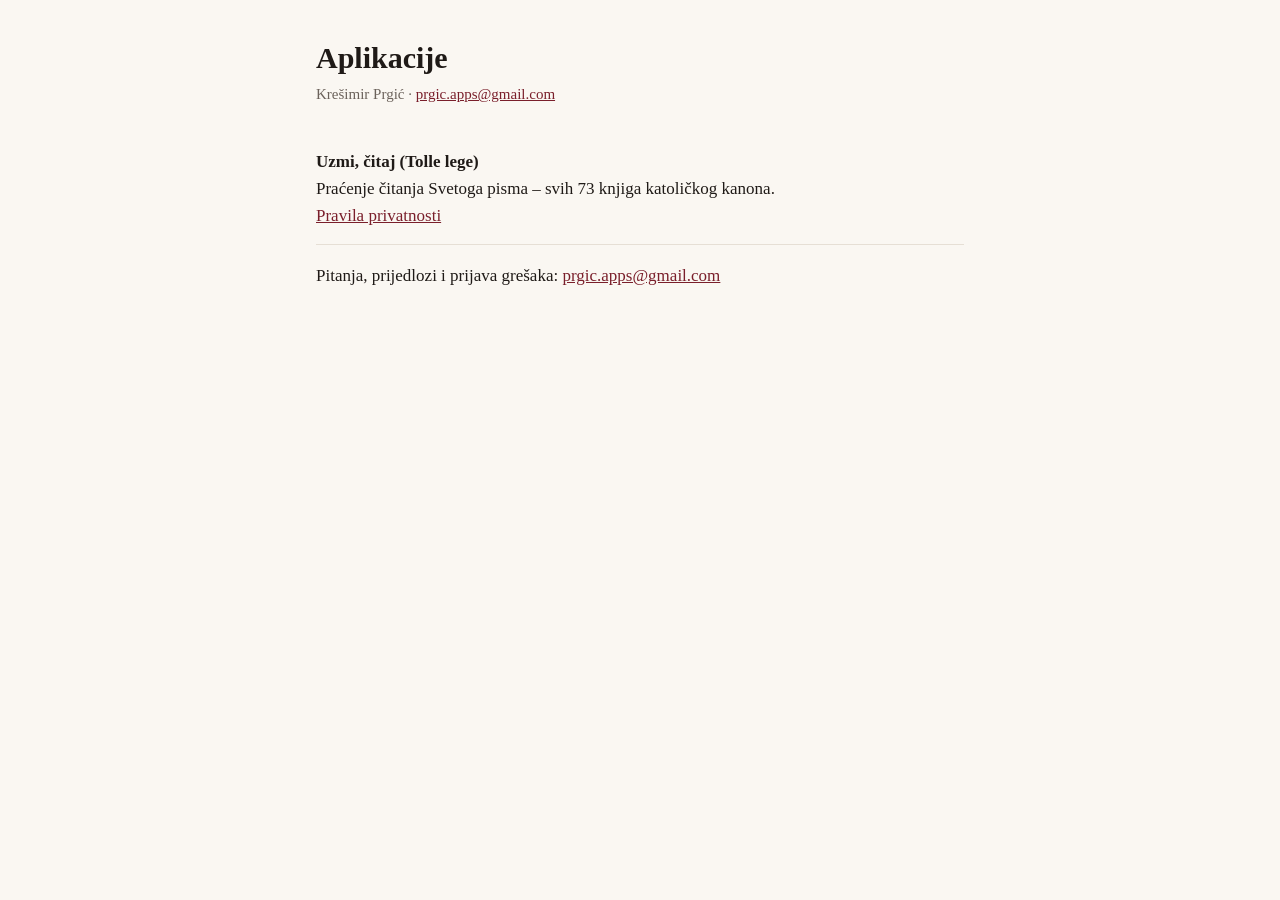
<file: index.html>
<!doctype html>
<html lang="hr">
<head>
<meta charset="utf-8">
<meta name="viewport" content="width=device-width, initial-scale=1">
<title>Aplikacije – Krešimir Prgić</title>
<link rel="stylesheet" href="style.css">
</head>
<body>
<main>
  <h1>Aplikacije</h1>
  <p class="meta">Krešimir Prgić · <a href="mailto:prgic.apps@gmail.com">prgic.apps@gmail.com</a></p>

  <ul class="apps">
    <li>
      <strong>Uzmi, čitaj (Tolle lege)</strong>
      Praćenje čitanja Svetoga pisma – svih 73 knjiga katoličkog kanona.<br>
      <a href="tolle-lege/privacy/">Pravila privatnosti</a>
    </li>
  </ul>

  <p>Pitanja, prijedlozi i prijava grešaka: <a href="mailto:prgic.apps@gmail.com">prgic.apps@gmail.com</a></p>
</main>
</body>
</html>
</file>
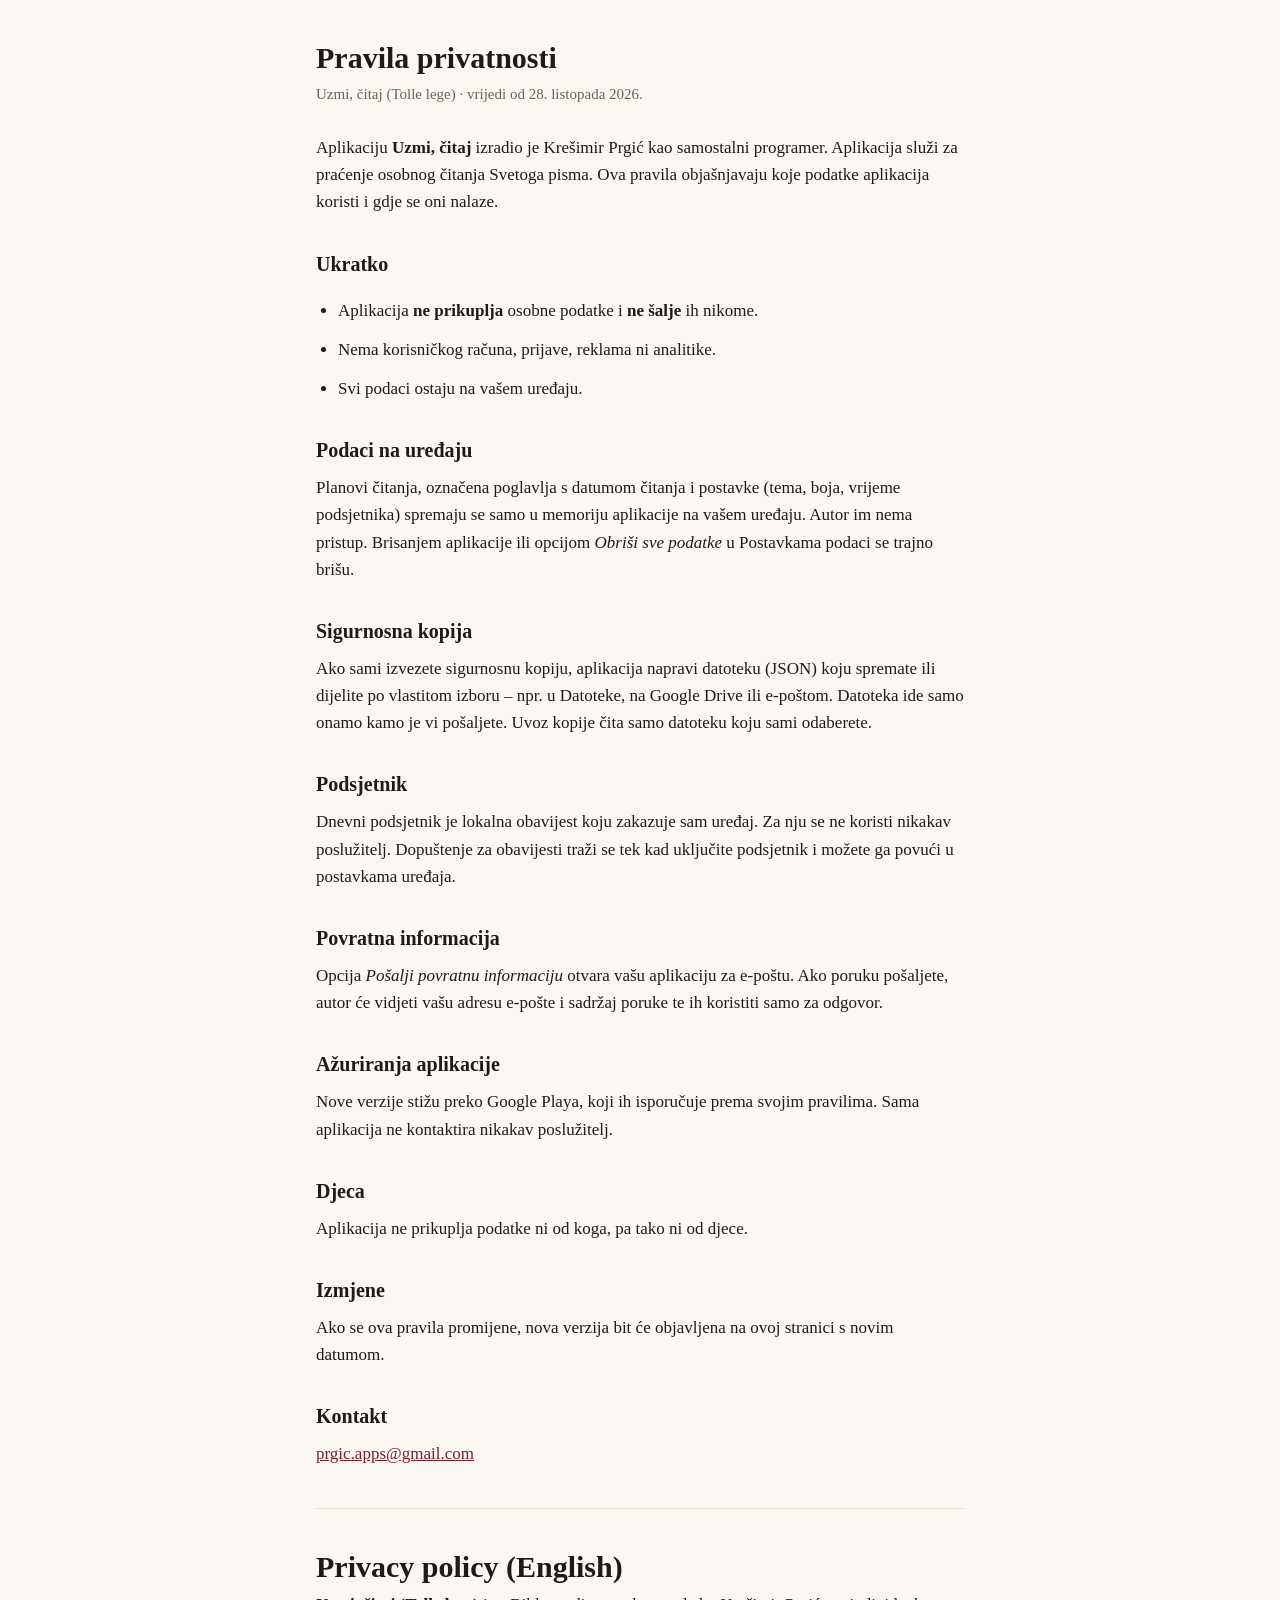
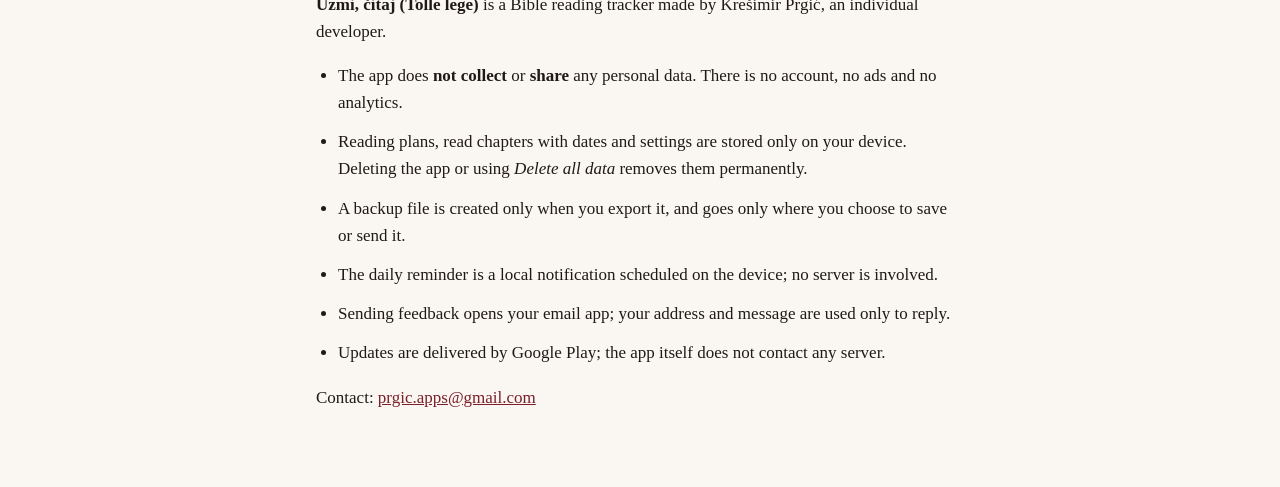
<file: tolle-lege/privacy/index.html>
<!doctype html>
<html lang="hr">
<head>
<meta charset="utf-8">
<meta name="viewport" content="width=device-width, initial-scale=1">
<title>Pravila privatnosti – Uzmi, čitaj</title>
<link rel="stylesheet" href="../../style.css">
</head>
<body>
<main>
  <h1>Pravila privatnosti</h1>
  <p class="meta">Uzmi, čitaj (Tolle lege) · vrijedi od 28. listopada 2026.</p>

  <p>Aplikaciju <strong>Uzmi, čitaj</strong> izradio je Krešimir Prgić kao samostalni programer. Aplikacija služi za praćenje osobnog čitanja Svetoga pisma. Ova pravila objašnjavaju koje podatke aplikacija koristi i gdje se oni nalaze.</p>

  <h2>Ukratko</h2>
  <ul>
    <li>Aplikacija <strong>ne prikuplja</strong> osobne podatke i <strong>ne šalje</strong> ih nikome.</li>
    <li>Nema korisničkog računa, prijave, reklama ni analitike.</li>
    <li>Svi podaci ostaju na vašem uređaju.</li>
  </ul>

  <h2>Podaci na uređaju</h2>
  <p>Planovi čitanja, označena poglavlja s datumom čitanja i postavke (tema, boja, vrijeme podsjetnika) spremaju se samo u memoriju aplikacije na vašem uređaju. Autor im nema pristup. Brisanjem aplikacije ili opcijom <em>Obriši sve podatke</em> u Postavkama podaci se trajno brišu.</p>

  <h2>Sigurnosna kopija</h2>
  <p>Ako sami izvezete sigurnosnu kopiju, aplikacija napravi datoteku (JSON) koju spremate ili dijelite po vlastitom izboru – npr. u Datoteke, na Google Drive ili e-poštom. Datoteka ide samo onamo kamo je vi pošaljete. Uvoz kopije čita samo datoteku koju sami odaberete.</p>

  <h2>Podsjetnik</h2>
  <p>Dnevni podsjetnik je lokalna obavijest koju zakazuje sam uređaj. Za nju se ne koristi nikakav poslužitelj. Dopuštenje za obavijesti traži se tek kad uključite podsjetnik i možete ga povući u postavkama uređaja.</p>

  <h2>Povratna informacija</h2>
  <p>Opcija <em>Pošalji povratnu informaciju</em> otvara vašu aplikaciju za e-poštu. Ako poruku pošaljete, autor će vidjeti vašu adresu e-pošte i sadržaj poruke te ih koristiti samo za odgovor.</p>

  <h2>Ažuriranja aplikacije</h2>
  <p>Nove verzije stižu preko Google Playa, koji ih isporučuje prema svojim pravilima. Sama aplikacija ne kontaktira nikakav poslužitelj.</p>

  <h2>Djeca</h2>
  <p>Aplikacija ne prikuplja podatke ni od koga, pa tako ni od djece.</p>

  <h2>Izmjene</h2>
  <p>Ako se ova pravila promijene, nova verzija bit će objavljena na ovoj stranici s novim datumom.</p>

  <h2>Kontakt</h2>
  <p><a href="mailto:prgic.apps@gmail.com">prgic.apps@gmail.com</a></p>

  <hr>

  <h1 lang="en">Privacy policy (English)</h1>
  <div lang="en">
    <p><strong>Uzmi, čitaj (Tolle lege)</strong> is a Bible reading tracker made by Krešimir Prgić, an individual developer.</p>
    <ul>
      <li>The app does <strong>not collect</strong> or <strong>share</strong> any personal data. There is no account, no ads and no analytics.</li>
      <li>Reading plans, read chapters with dates and settings are stored only on your device. Deleting the app or using <em>Delete all data</em> removes them permanently.</li>
      <li>A backup file is created only when you export it, and goes only where you choose to save or send it.</li>
      <li>The daily reminder is a local notification scheduled on the device; no server is involved.</li>
      <li>Sending feedback opens your email app; your address and message are used only to reply.</li>
      <li>Updates are delivered by Google Play; the app itself does not contact any server.</li>
    </ul>
    <p>Contact: <a href="mailto:prgic.apps@gmail.com">prgic.apps@gmail.com</a></p>
  </div>
</main>
</body>
</html>
</file>
<file: style.css>
:root {
  --bg: #FAF7F2;
  --ink: #1F1A17;
  --muted: #6B625B;
  --accent: #7A1F2B;
  --line: #E6DFD5;
}
@media (prefers-color-scheme: dark) {
  :root {
    --bg: #14120F;
    --ink: #EFE9E1;
    --muted: #A69C92;
    --accent: #D9828C;
    --line: #2C2722;
  }
}
* { box-sizing: border-box; }
html { -webkit-text-size-adjust: 100%; }
body {
  margin: 0;
  background: var(--bg);
  color: var(--ink);
  font: 17px/1.6 Georgia, "Times New Roman", serif;
}
main { max-width: 680px; margin: 0 auto; padding: 40px 16px 64px; }
h1 { font-size: 30px; line-height: 1.2; margin: 0 0 6px; }
h2 { font-size: 20px; margin: 32px 0 8px; }
p, li { margin: 0 0 12px; }
ul { padding-left: 22px; }
a { color: var(--accent); }
.meta { color: var(--muted); font-size: 15px; margin-bottom: 28px; }
hr { border: 0; border-top: 1px solid var(--line); margin: 40px 0; }
.apps { list-style: none; padding: 0; }
.apps li { padding: 14px 0; border-bottom: 1px solid var(--line); }
.apps strong { display: block; }
</file>
